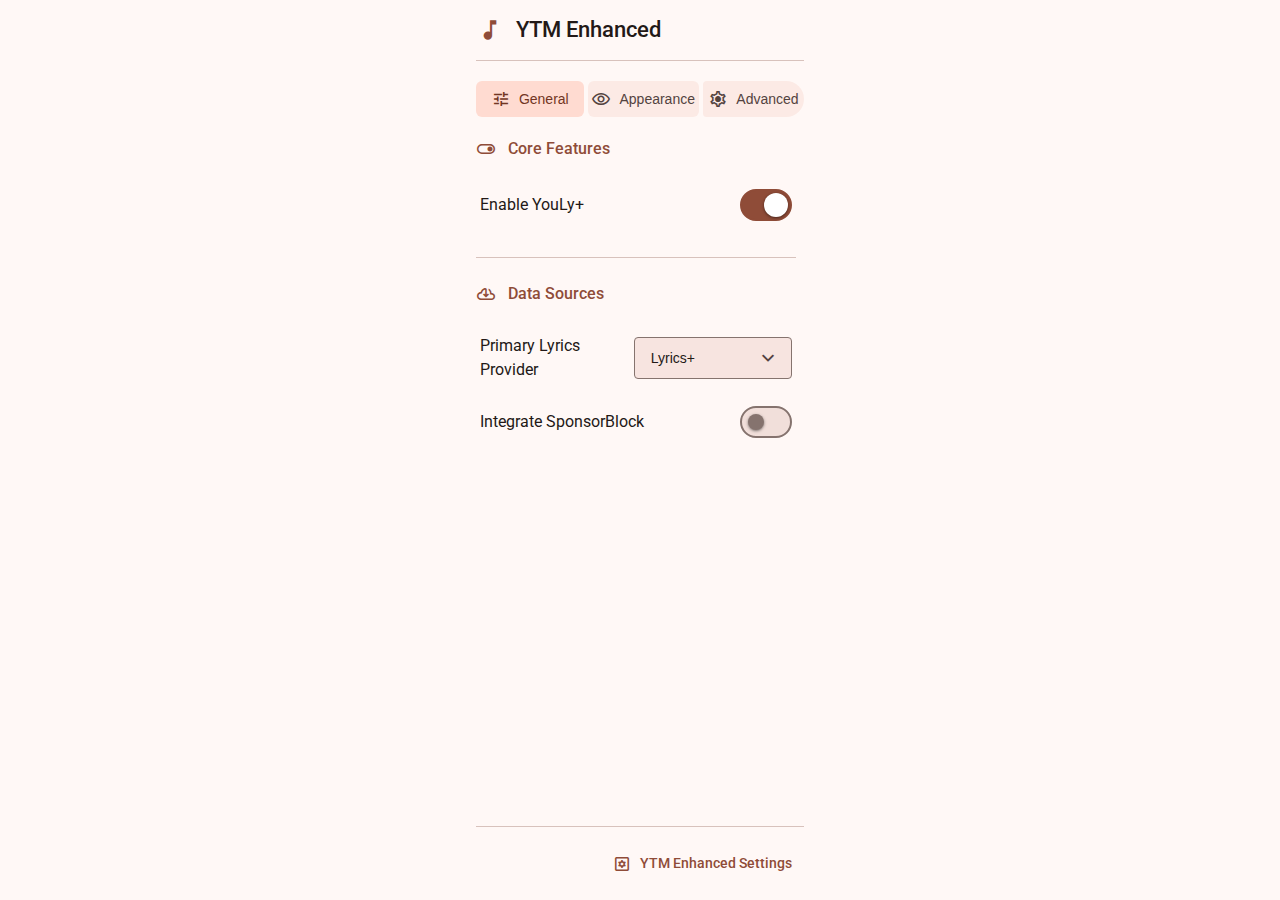
<file: merged-extension/src/popup/ui.html>
<!DOCTYPE html>
<html lang="en">
<head>
    <meta charset="UTF-8">
    <meta name="viewport" content="width=device-width, initial-scale=1.0">
    <title>YTM Enhanced</title>
    <link href="https://fonts.googleapis.com/css2?family=Roboto:wght@400;500;700&display=swap" rel="stylesheet">
    <link href="../lib/material3.css" rel="stylesheet" />
    <link rel="stylesheet" type="text/css" href="ui.css">
    <script src="../lib/polyfill.js" defer></script>
    <script src="../modules/lyrics/settings.js" defer></script>
</head>
<body>
    <div class="container">
        <header class="app-header">
            <span class="material-symbols-outlined header-icon">music_note</span>
            <h1>YTM Enhanced</h1>
        </header>

        <nav class="tabs">
            <button class="tab active" data-tab="general-tab">
                <span class="material-symbols-outlined tab-icon">tune</span>General
            </button>
            <button class="tab" data-tab="appearance-tab">
                <span class="material-symbols-outlined tab-icon">visibility</span>Appearance
            </button>
            <button class="tab" data-tab="advanced-tab">
                <span class="material-symbols-outlined tab-icon">settings</span>Advanced
            </button>
        </nav>

        <main>
            <!-- General Tab Content -->
            <div class="tab-content active" id="general-tab">
                <section class="settings-section">
                    <h2 class="section-title">
                        <span class="material-symbols-outlined section-icon">toggle_on</span>Core Features
                    </h2>
                    <div class="setting-item">
                        <label for="lyEnabled" class="setting-label">Enable YouLy+</label>
                        <div class="m3-switch" role="switch" aria-labelledby="lyEnabled">
                            <input type="checkbox" id="lyEnabled" class="m3-switch-input">
                            <span class="m3-switch-track"></span>
                            <span class="m3-switch-thumb-container"><span class="m3-switch-thumb"></span></span>
                        </div>
                    </div>
                </section>

                <section class="settings-section">
                    <h2 class="section-title">
                        <span class="material-symbols-outlined section-icon">cloud_download</span>Data Sources
                    </h2>
                    <div class="setting-item">
                        <label for="lyricsProvider" class="setting-label">Primary Lyrics Provider</label>
                        <div class="m3-select-wrapper">
                            <select id="lyricsProvider" class="m3-select">
                                <option value="kpoe">Lyrics+</option>
                                <option value="customKpoe">Custom KPoe Server</option>
                                <option value="lrclib">LRCLIB</option>
                            </select>
                            <span class="material-symbols-outlined select-arrow">expand_more</span>
                        </div>
                    </div>
                    <div class="setting-item">
                        <label for="sponsorblock" class="setting-label">Integrate SponsorBlock</label>
                        <div class="m3-switch" role="switch" aria-labelledby="sponsorblock">
                            <input type="checkbox" id="sponsorblock" class="m3-switch-input">
                            <span class="m3-switch-track"></span>
                            <span class="m3-switch-thumb-container"><span class="m3-switch-thumb"></span></span>
                        </div>
                    </div>
                </section>
            </div>

            <!-- Appearance Tab Content -->
            <div class="tab-content" id="appearance-tab">
                <section class="settings-section">
                    <h2 class="section-title">
                        <span class="material-symbols-outlined section-icon">palette</span>Display Settings
                    </h2>
                    <div class="setting-item">
                        <label for="blurInactive" class="setting-label">Blur Inactive Lyrics</label>
                        <div class="m3-switch" role="switch" aria-labelledby="blurInactive">
                            <input type="checkbox" id="blurInactive" class="m3-switch-input">
                            <span class="m3-switch-track"></span>
                            <span class="m3-switch-thumb-container"><span class="m3-switch-thumb"></span></span>
                        </div>
                    </div>
                    <div class="setting-item">
                        <label for="dynamicPlayer" class="setting-label">Dynamic Background</label>
                        <div class="m3-switch" role="switch" aria-labelledby="dynamicPlayer">
                            <input type="checkbox" id="dynamicPlayer" class="m3-switch-input">
                            <span class="m3-switch-track"></span>
                            <span class="m3-switch-thumb-container"><span class="m3-switch-thumb"></span></span>
                        </div>
                    </div>
                    <div class="setting-item">
                        <label for="lightweight" class="setting-label">Lightweight Mode</label>
                        <div class="m3-switch" role="switch" aria-labelledby="lightweight">
                            <input type="checkbox" id="lightweight" class="m3-switch-input">
                            <span class="m3-switch-track"></span>
                            <span class="m3-switch-thumb-container"><span class="m3-switch-thumb"></span></span>
                        </div>
                    </div>
                    <div class="setting-item">
                        <label for="wordByWord" class="setting-label">Word-by-Word Highlighting</label>
                        <div class="m3-switch" role="switch" aria-labelledby="wordByWord">
                            <input type="checkbox" id="wordByWord" class="m3-switch-input">
                            <span class="m3-switch-track"></span>
                            <span class="m3-switch-thumb-container"><span class="m3-switch-thumb"></span></span>
                        </div>
                    </div>
                </section>
            </div>

            <!-- Advanced Tab Content -->
            <div class="tab-content" id="advanced-tab">
                <section class="settings-section">
                    <h2 class="section-title">
                        <span class="material-symbols-outlined section-icon">database</span>Data Management
                    </h2>
                    <div class="cache-info">
                        <p>Storage Used: <span class="cache-size-value">0.00 MB</span></p>
                        <p>Cached Items: <span class="cache-count-value">0</span></p>
                    </div>
                    <div class="cache-controls">
                        <button class="m3-button m3-button-filled m3-button-error" id="clearCache">
                            <span class="material-symbols-outlined button-icon">delete</span>Clear Cache
                        </button>
                        <button class="m3-button m3-button-tonal" id="refreshCache">
                            <span class="material-symbols-outlined button-icon">sync</span>Refresh
                        </button>
                    </div>
                </section>
            </div>
        </main>

        <footer class="app-footer">
            <a href="../settings/index.html" target="_blank" class="m3-button m3-button-text">
                <span class="material-symbols-outlined button-icon">settings_applications</span>YTM Enhanced Settings
            </a>
        </footer>
    </div>

    <div class="m3-snackbar" id="statusSnackbar">
        <span class="snackbar-text"></span>
    </div>

    <script src="ui.js" defer></script>
</body>
</html>
</file>
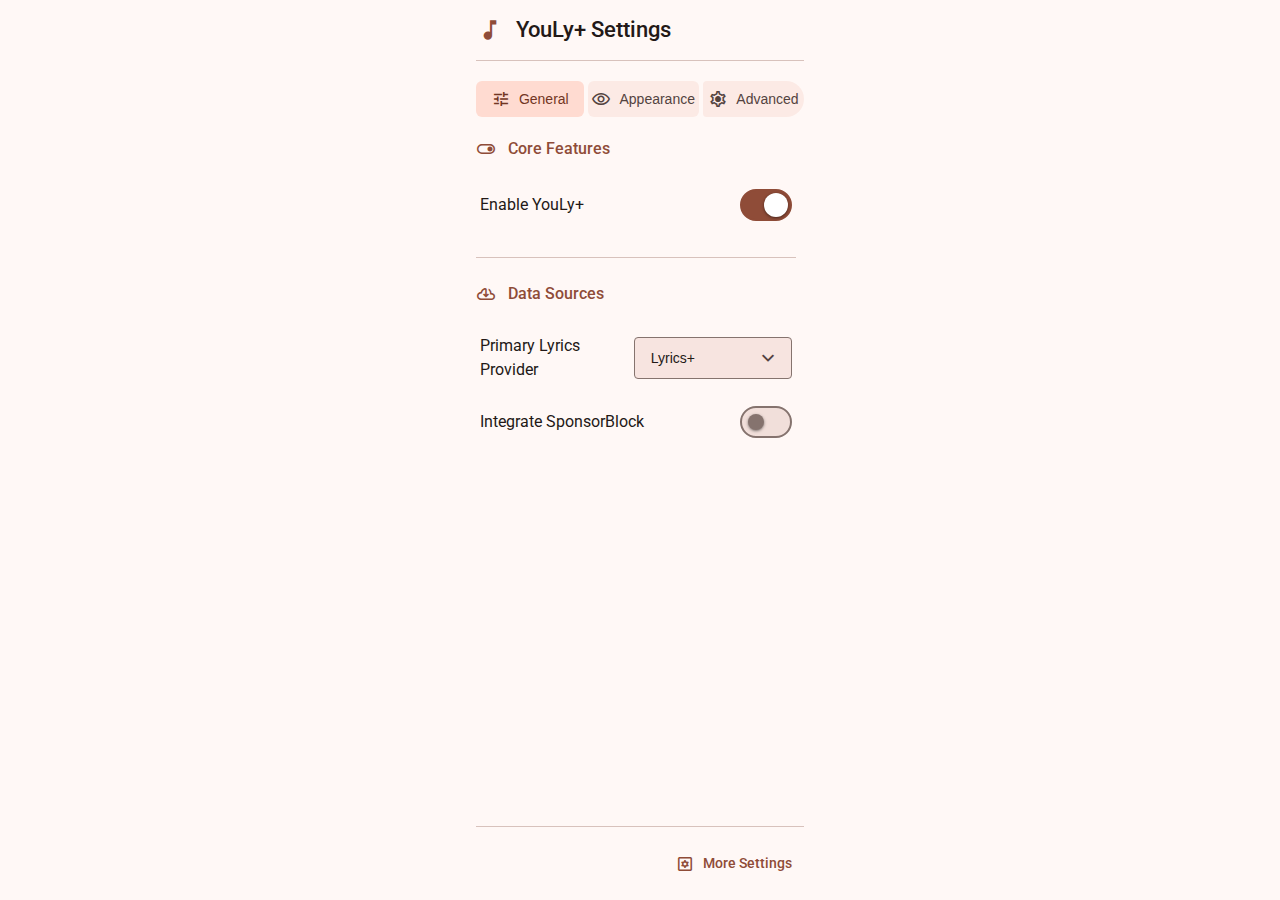
<file: youlyplus-v4.1.1-chrome-edge/src/popup/ui.html>
<!DOCTYPE html>
<html lang="en">
<head>
    <meta charset="UTF-8">
    <meta name="viewport" content="width=device-width, initial-scale=1.0">
    <title>YouLy+ Settings</title>
    <link href="https://fonts.googleapis.com/css2?family=Roboto:wght@400;500;700&display=swap" rel="stylesheet">
    <link href="../lib/material3.css" rel="stylesheet" />
    <link rel="stylesheet" type="text/css" href="ui.css">
    <script src="../lib/polyfill.js" defer></script>
    <script src="../modules/lyrics/settings.js" defer></script>
</head>
<body>
    <div class="container">
        <header class="app-header">
            <span class="material-symbols-outlined header-icon">music_note</span>
            <h1>YouLy+ Settings</h1>
        </header>

        <nav class="tabs">
            <button class="tab active" data-tab="general-tab">
                <span class="material-symbols-outlined tab-icon">tune</span>General
            </button>
            <button class="tab" data-tab="appearance-tab">
                <span class="material-symbols-outlined tab-icon">visibility</span>Appearance
            </button>
            <button class="tab" data-tab="advanced-tab">
                <span class="material-symbols-outlined tab-icon">settings</span>Advanced
            </button>
        </nav>

        <main>
            <!-- General Tab Content -->
            <div class="tab-content active" id="general-tab">
                <section class="settings-section">
                    <h2 class="section-title">
                        <span class="material-symbols-outlined section-icon">toggle_on</span>Core Features
                    </h2>
                    <div class="setting-item">
                        <label for="lyEnabled" class="setting-label">Enable YouLy+</label>
                        <div class="m3-switch" role="switch" aria-labelledby="lyEnabled">
                            <input type="checkbox" id="lyEnabled" class="m3-switch-input">
                            <span class="m3-switch-track"></span>
                            <span class="m3-switch-thumb-container"><span class="m3-switch-thumb"></span></span>
                        </div>
                    </div>
                </section>

                <section class="settings-section">
                    <h2 class="section-title">
                        <span class="material-symbols-outlined section-icon">cloud_download</span>Data Sources
                    </h2>
                    <div class="setting-item">
                        <label for="lyricsProvider" class="setting-label">Primary Lyrics Provider</label>
                        <div class="m3-select-wrapper">
                            <select id="lyricsProvider" class="m3-select">
                                <option value="kpoe">Lyrics+</option>
                                <option value="customKpoe">Custom KPoe Server</option>
                                <option value="lrclib">LRCLIB</option>
                            </select>
                            <span class="material-symbols-outlined select-arrow">expand_more</span>
                        </div>
                    </div>
                    <div class="setting-item">
                        <label for="sponsorblock" class="setting-label">Integrate SponsorBlock</label>
                        <div class="m3-switch" role="switch" aria-labelledby="sponsorblock">
                            <input type="checkbox" id="sponsorblock" class="m3-switch-input">
                            <span class="m3-switch-track"></span>
                            <span class="m3-switch-thumb-container"><span class="m3-switch-thumb"></span></span>
                        </div>
                    </div>
                </section>
            </div>

            <!-- Appearance Tab Content -->
            <div class="tab-content" id="appearance-tab">
                <section class="settings-section">
                    <h2 class="section-title">
                        <span class="material-symbols-outlined section-icon">palette</span>Display Settings
                    </h2>
                    <div class="setting-item">
                        <label for="lightweight" class="setting-label">Lightweight Mode</label>
                        <div class="m3-switch" role="switch" aria-labelledby="lightweight">
                            <input type="checkbox" id="lightweight" class="m3-switch-input">
                            <span class="m3-switch-track"></span>
                            <span class="m3-switch-thumb-container"><span class="m3-switch-thumb"></span></span>
                        </div>
                    </div>
                    <div class="setting-item">
                        <label for="wordByWord" class="setting-label">Word-by-Word Highlighting</label>
                        <div class="m3-switch" role="switch" aria-labelledby="wordByWord">
                            <input type="checkbox" id="wordByWord" class="m3-switch-input">
                            <span class="m3-switch-track"></span>
                            <span class="m3-switch-thumb-container"><span class="m3-switch-thumb"></span></span>
                        </div>
                    </div>
                </section>
            </div>

            <!-- Advanced Tab Content -->
            <div class="tab-content" id="advanced-tab">
                <section class="settings-section">
                    <h2 class="section-title">
                        <span class="material-symbols-outlined section-icon">database</span>Data Management
                    </h2>
                    <div class="cache-info">
                        <p>Storage Used: <span class="cache-size-value">0.00 MB</span></p>
                        <p>Cached Items: <span class="cache-count-value">0</span></p>
                    </div>
                    <div class="cache-controls">
                        <button class="m3-button m3-button-filled m3-button-error" id="clearCache">
                            <span class="material-symbols-outlined button-icon">delete</span>Clear Cache
                        </button>
                        <button class="m3-button m3-button-tonal" id="refreshCache">
                            <span class="material-symbols-outlined button-icon">sync</span>Refresh
                        </button>
                    </div>
                </section>
            </div>
        </main>

        <footer class="app-footer">
            <a href="../settings/index.html" target="_blank" class="m3-button m3-button-text">
                <span class="material-symbols-outlined button-icon">settings_applications</span>More Settings
            </a>
        </footer>
    </div>

    <div class="m3-snackbar" id="statusSnackbar">
        <span class="snackbar-text"></span>
    </div>

    <script src="ui.js" defer></script>
</body>
</html>
</file>
<file: merged-extension/src/lib/material3.css>
/* fallback */
@font-face {
  font-family: 'Material Symbols Outlined';
  font-style: normal;
  font-weight: 400;
  src: url(material-symbol.woff2) format('woff2');
}

.material-symbols-outlined {
  font-family: 'Material Symbols Outlined';
  font-weight: normal;
  font-style: normal;
  font-size: 24px;
  line-height: 1;
  letter-spacing: normal;
  text-transform: none;
  display: inline-block;
  white-space: nowrap;
  word-wrap: normal;
  direction: ltr;
  -webkit-font-feature-settings: 'liga';
  -webkit-font-smoothing: antialiased;
}
</file>
<file: merged-extension/src/popup/ui.css>
/* --- Material Design 3 Dark Theme Tokens --- */
:root {
    --md-sys-color-primary: rgb(255 181 160);
    --md-sys-color-surface-tint: rgb(255 181 160);
    --md-sys-color-on-primary: rgb(86 31 15);
    --md-sys-color-primary-container: rgb(114 53 35);
    --md-sys-color-on-primary-container: rgb(255 219 209);
    --md-sys-color-secondary: rgb(231 189 178);
    --md-sys-color-on-secondary: rgb(68 42 34);
    --md-sys-color-secondary-container: rgb(93 64 55);
    --md-sys-color-on-secondary-container: rgb(255 219 209);
    --md-sys-color-tertiary: rgb(216 197 141);
    --md-sys-color-on-tertiary: rgb(59 47 5);
    --md-sys-color-tertiary-container: rgb(83 70 25);
    --md-sys-color-on-tertiary-container: rgb(245 225 167);
    --md-sys-color-error: rgb(255 180 171);
    --md-sys-color-on-error: rgb(105 0 5);
    --md-sys-color-error-container: rgb(147 0 10);
    --md-sys-color-on-error-container: rgb(255 218 214);
    --md-sys-color-background: rgb(26 17 15);
    --md-sys-color-on-background: rgb(241 223 218);
    --md-sys-color-surface: rgb(26 17 15);
    --md-sys-color-on-surface: rgb(241 223 218);
    --md-sys-color-surface-variant: rgb(83 67 63);
    --md-sys-color-on-surface-variant: rgb(216 194 188);
    --md-sys-color-outline: rgb(160 140 135);
    --md-sys-color-outline-variant: rgb(83 67 63);
    --md-sys-color-shadow: rgb(0 0 0);
    --md-sys-color-scrim: rgb(0 0 0);
    --md-sys-color-inverse-surface: rgb(241 223 218);
    --md-sys-color-inverse-on-surface: rgb(57 46 43);
    --md-sys-color-inverse-primary: rgb(143 76 56);
    --md-sys-color-primary-fixed: rgb(255 219 209);
    --md-sys-color-on-primary-fixed: rgb(58 11 1);
    --md-sys-color-primary-fixed-dim: rgb(255 181 160);
    --md-sys-color-on-primary-fixed-variant: rgb(114 53 35);
    --md-sys-color-secondary-fixed: rgb(255 219 209);
    --md-sys-color-on-secondary-fixed: rgb(44 21 15);
    --md-sys-color-secondary-fixed-dim: rgb(231 189 178);
    --md-sys-color-on-secondary-fixed-variant: rgb(93 64 55);
    --md-sys-color-tertiary-fixed: rgb(245 225 167);
    --md-sys-color-on-tertiary-fixed: rgb(35 27 0);
    --md-sys-color-tertiary-fixed-dim: rgb(216 197 141);
    --md-sys-color-on-tertiary-fixed-variant: rgb(83 70 25);
    --md-sys-color-surface-dim: rgb(26 17 15);
    --md-sys-color-surface-bright: rgb(66 55 52);
    --md-sys-color-surface-container-lowest: rgb(20 12 10);
    --md-sys-color-surface-container-low: rgb(35 25 23);
    --md-sys-color-surface-container: rgb(39 29 27);
    --md-sys-color-surface-container-high: rgb(50 40 37);
    --md-sys-color-surface-container-highest: rgb(61 50 47);

    --md-ref-typeface-brand: 'Roboto', 'Segoe UI', system-ui, sans-serif;
    --md-ref-typeface-plain: 'Roboto', 'Segoe UI', system-ui, sans-serif;

    --md-sys-elevation-level-0: none;
    --md-sys-elevation-level-1: 0px 1px 3px 1px rgba(0, 0, 0, 0.15), 0px 1px 2px 0px rgba(0, 0, 0, 0.30);
    --md-sys-elevation-level-2: 0px 2px 6px 2px rgba(0, 0, 0, 0.15), 0px 1px 2px 0px rgba(0, 0, 0, 0.30);
    --md-sys-elevation-level-3: 0px 1px 3px 0px rgba(0, 0, 0, 0.30), 0px 4px 8px 3px rgba(0, 0, 0, 0.15);

    --border-radius-small: 4px;
    --border-radius-medium: 6px;
    --border-radius-large: 12px;
    --border-radius-extra-large: 16px;
    --border-radius-full: 28px;

    --animation-duration-short: 150ms;
    --animation-duration-medium: 250ms;
    --animation-easing-standard: cubic-bezier(0.4, 0.0, 0.2, 1);
    --animation-easing-emphasized: cubic-bezier(0.2, 0.0, 0.0, 1.0);

    /* State layer opacities */
    --state-layer-hover: 0.08;
    --state-layer-focus: 0.12;
    --state-layer-pressed: 0.12;
}

@media (prefers-color-scheme: light) {
    :root {
        --md-sys-color-primary: rgb(143 76 56);
        --md-sys-color-surface-tint: rgb(143 76 56);
        --md-sys-color-on-primary: rgb(255 255 255);
        --md-sys-color-primary-container: rgb(255 219 209);
        --md-sys-color-on-primary-container: rgb(114 53 35);
        --md-sys-color-secondary: rgb(119 87 78);
        --md-sys-color-on-secondary: rgb(255 255 255);
        --md-sys-color-secondary-container: rgb(255 219 209);
        --md-sys-color-on-secondary-container: rgb(93 64 55);
        --md-sys-color-tertiary: rgb(108 93 47);
        --md-sys-color-on-tertiary: rgb(255 255 255);
        --md-sys-color-tertiary-container: rgb(245 225 167);
        --md-sys-color-on-tertiary-container: rgb(83 70 25);
        --md-sys-color-error: rgb(186 26 26);
        --md-sys-color-on-error: rgb(255 255 255);
        --md-sys-color-error-container: rgb(255 218 214);
        --md-sys-color-on-error-container: rgb(147 0 10);
        --md-sys-color-background: rgb(255 248 246);
        --md-sys-color-on-background: rgb(35 25 23);
        --md-sys-color-surface: rgb(255 248 246);
        --md-sys-color-on-surface: rgb(35 25 23);
        --md-sys-color-surface-variant: rgb(245 222 216);
        --md-sys-color-on-surface-variant: rgb(83 67 63);
        --md-sys-color-outline: rgb(133 115 110);
        --md-sys-color-outline-variant: rgb(216 194 188);
        --md-sys-color-shadow: rgb(0 0 0);
        --md-sys-color-scrim: rgb(0 0 0);
        --md-sys-color-inverse-surface: rgb(57 46 43);
        --md-sys-color-inverse-on-surface: rgb(255 237 232);
        --md-sys-color-inverse-primary: rgb(255 181 160);
        --md-sys-color-primary-fixed: rgb(255 219 209);
        --md-sys-color-on-primary-fixed: rgb(58 11 1);
        --md-sys-color-primary-fixed-dim: rgb(255 181 160);
        --md-sys-color-on-primary-fixed-variant: rgb(114 53 35);
        --md-sys-color-secondary-fixed: rgb(255 219 209);
        --md-sys-color-on-secondary-fixed: rgb(44 21 15);
        --md-sys-color-secondary-fixed-dim: rgb(231 189 178);
        --md-sys-color-on-secondary-fixed-variant: rgb(93 64 55);
        --md-sys-color-tertiary-fixed: rgb(245 225 167);
        --md-sys-color-on-tertiary-fixed: rgb(35 27 0);
        --md-sys-color-tertiary-fixed-dim: rgb(216 197 141);
        --md-sys-color-on-tertiary-fixed-variant: rgb(83 70 25);
        --md-sys-color-surface-dim: rgb(232 214 210);
        --md-sys-color-surface-bright: rgb(255 248 246);
        --md-sys-color-surface-container-lowest: rgb(255 255 255);
        --md-sys-color-surface-container-low: rgb(255 241 237);
        --md-sys-color-surface-container: rgb(252 234 229);
        --md-sys-color-surface-container-high: rgb(247 228 224);
        --md-sys-color-surface-container-highest: rgb(241 223 218);
    }
}

/* --- Base Styles --- */
*,
*::before,
*::after {
    box-sizing: border-box;
    margin: 0;
    padding: 0;
}

html {
    font-size: 16px;
}

body {
    width: 360px;
    min-height: 450px;
    margin: 0 auto;
    background-color: var(--md-sys-color-surface);
    color: var(--md-sys-color-on-surface);
    font-family: var(--md-ref-typeface-plain);
    line-height: 1.5;
    overflow-x: hidden;
}

.container {
    padding: 0 16px 16px 16px;
    display: flex;
    flex-direction: column;
    gap: 20px;
    height: 100vh;
    max-height: inherit;
}

/* --- Custom Scrollbar --- */
* {
    scrollbar-width: thin;
    scrollbar-color: var(--md-sys-color-primary) var(--md-sys-color-surface-container);
}

*::-webkit-scrollbar {
    width: 8px;
    height: 8px;
}

*::-webkit-scrollbar-track {
    background: var(--md-sys-color-surface-container);
}

*::-webkit-scrollbar-thumb {
    background-color: var(--md-sys-color-outline);
    border-radius: var(--border-radius-full);
}

*::-webkit-scrollbar-thumb:hover {
    background-color: var(--md-sys-color-primary);
}

/* --- Typography & Icons --- */
h1 {
    font-size: 1.375rem;
    font-weight: 500;
    color: var(--md-sys-color-on-surface);
    line-height: 1.2;
}

.section-title {
    font-size: 1rem;
    font-weight: 500;
    color: var(--md-sys-color-primary);
    margin-bottom: 16px;
    display: flex;
    align-items: center;
    gap: 12px;
}

.material-symbols-outlined {
    font-variation-settings: 'FILL' 0, 'wght' 400, 'GRAD' 0, 'opsz' 20;
    vertical-align: middle;
    line-height: 1;
}

.section-icon,
.tab-icon,
.button-icon,
.header-icon,
.select-arrow {
    font-size: 1.25rem;
}

.header-icon {
    font-size: 1.75rem;
    color: var(--md-sys-color-primary);
}

/* --- Header --- */
.app-header {
    display: flex;
    align-items: center;
    gap: 12px;
    padding: 16px 0;
    border-bottom: 1px solid var(--md-sys-color-outline-variant);
}

/* --- Tabs (Segmented Buttons) --- */
.tabs {
    display: flex;
    gap: 4px;
}

.tab {
    flex: 0 1 auto;
    padding: 8px 16px;
    font-size: 0.875rem;
    font-weight: 500;
    color: var(--md-sys-color-on-surface-variant);
    background-color: var(--md-sys-color-surface-container);
    border: none;
    border-radius: var(--border-radius-medium);
    cursor: pointer;
    text-align: center;
    display: flex;
    align-items: center;
    justify-content: center;
    gap: 8px;
    position: relative;
    overflow: hidden;
    transition: color 250ms var(--animation-easing-standard),
        border-radius 250ms var(--animation-easing-standard),
        background-color 250ms var(--animation-easing-standard),
        padding 350ms cubic-bezier(0.34, 1.56, 0.64, 1);
}

.tab:first-child:not(.active) {
    border-radius: var(--border-radius-full) var(--border-radius-medium) var(--border-radius-medium) var(--border-radius-full);
}

.tab:last-child:not(.active) {
    border-radius: var(--border-radius-medium) var(--border-radius-full) var(--border-radius-full) var(--border-radius-medium);
}

.tab:not(.active)::before {
    content: '';
    position: absolute;
    inset: 0;
    background-color: var(--md-sys-color-primary);
    opacity: 0;
    transition: opacity var(--animation-duration-short) var(--animation-easing-standard);
    pointer-events: none;
    border-radius: inherit;
}

.tab:not(.active):hover::before {
    opacity: var(--state-layer-hover);
}

.tab:not(.active):hover {
    color: var(--md-sys-color-primary);
}

.tab:focus-visible {
    outline: 2px solid var(--md-sys-color-primary);
    outline-offset: 2px;
}

.tab.active {
    background-color: var(--md-sys-color-primary-container);
    color: var(--md-sys-color-on-primary-container);
    padding: 8px 24px;
    border-radius: var(--border-radius-medium);
}

/* --- Tab Content --- */
main {
    flex-grow: 1;
    overflow-y: auto;
    padding-right: 8px;
}

.tab-content {
    display: none;
    flex-direction: column;
    gap: 24px;
}

.tab-content.active {
    display: flex;
}

/* --- Settings Section & Items --- */
.settings-section {
    border-bottom: 1px solid var(--md-sys-color-outline-variant);
    padding-bottom: 24px;
}

.settings-section:last-of-type {
    border-bottom: none;
    padding-bottom: 0;
}

.setting-item {
    display: flex;
    justify-content: space-between;
    align-items: center;
    padding: 12px 4px;
    min-height: 56px;
}

.setting-item+.setting-item {
    border-top: none;
}

.setting-label {
    font-size: 1rem;
    color: var(--md-sys-color-on-surface);
    flex-grow: 1;
    padding-right: 16px;
    cursor: pointer;
}

/* --- M3 Switch --- */
.m3-switch {
    position: relative;
    display: inline-flex;
    align-items: center;
    justify-content: center;
    width: 52px;
    height: 32px;
    cursor: pointer;
    flex-shrink: 0;
    border-radius: var(--border-radius-full);
    outline-offset: 2px;
}

.m3-switch:focus-visible {
    outline: 2px solid var(--md-sys-color-primary);
}

.m3-switch-input {
    opacity: 0;
    width: 0;
    height: 0;
    position: absolute;
}

.m3-switch-track {
    width: 100%;
    height: 100%;
    background-color: var(--md-sys-color-surface-container-highest);
    border: 2px solid var(--md-sys-color-outline);
    border-radius: var(--border-radius-full);
    transition: background-color var(--animation-duration-short) var(--animation-easing-standard),
        border-color var(--animation-duration-short) var(--animation-easing-standard);
}

.m3-switch-thumb-container {
    position: absolute;
    display: flex;
    align-items: center;
    justify-content: center;
    width: 24px;
    height: 24px;
    left: 4px;
    transform: translateX(0);
    transition: transform var(--animation-duration-medium) var(--animation-easing-emphasized);
}

.m3-switch-thumb {
    width: 16px;
    height: 16px;
    background-color: var(--md-sys-color-outline);
    border-radius: 50%;
    box-shadow: var(--md-sys-elevation-level-1);
    transition: background-color var(--animation-duration-short) var(--animation-easing-standard),
        width var(--animation-duration-medium) var(--animation-easing-emphasized),
        height var(--animation-duration-medium) var(--animation-easing-emphasized);
}

.m3-switch:hover .m3-switch-thumb {
    width: 20px;
    height: 20px;
}

.m3-switch:hover .m3-switch-input:checked+.m3-switch-track+.m3-switch-thumb-container .m3-switch-thumb {
    width: 28px;
    height: 28px;
}

.m3-switch-input:checked+.m3-switch-track {
    background-color: var(--md-sys-color-primary);
    border-color: var(--md-sys-color-primary);
}

.m3-switch-input:checked+.m3-switch-track+.m3-switch-thumb-container {
    transform: translateX(20px);
}

.m3-switch-input:checked+.m3-switch-track+.m3-switch-thumb-container .m3-switch-thumb {
    background-color: var(--md-sys-color-on-primary);
    width: 24px;
    height: 24px;
}

/* --- M3 Select --- */
.m3-select-wrapper {
    position: relative;
    display: inline-block;
    min-width: 150px;
}

.m3-select {
    width: 100%;
    padding: 12px 36px 12px 16px;
    font-size: 0.875rem;
    color: var(--md-sys-color-on-surface);
    background-color: var(--md-sys-color-surface-container-high);
    border: 1px solid var(--md-sys-color-outline);
    border-radius: var(--border-radius-small);
    appearance: none;
    -webkit-appearance: none;
    -moz-appearance: none;
    cursor: pointer;
    transition: border-color var(--animation-duration-short) var(--animation-easing-standard);
}

.m3-select:hover {
    border-color: var(--md-sys-color-on-surface);
}

.m3-select:focus {
    outline: 2px solid var(--md-sys-color-primary);
    outline-offset: 0px;
    border-color: var(--md-sys-color-primary);
}

.m3-select option {
    background-color: var(--md-sys-color-surface-container-highest);
    color: var(--md-sys-color-on-surface);
}

.select-arrow {
    position: absolute;
    top: 50%;
    right: 12px;
    transform: translateY(-50%);
    color: var(--md-sys-color-on-surface-variant);
    pointer-events: none;
    font-size: 1.5rem;
}

/* --- Buttons --- */
.m3-button {
    display: inline-flex;
    align-items: center;
    justify-content: center;
    gap: 8px;
    padding: 10px 24px;
    font-size: 0.875rem;
    font-weight: 500;
    border-radius: var(--border-radius-full);
    border: none;
    cursor: pointer;
    text-decoration: none;
    text-align: center;
    transition: background-color var(--animation-duration-short) var(--animation-easing-standard),
        box-shadow var(--animation-duration-short) var(--animation-easing-standard),
        border-color var(--animation-duration-short) var(--animation-easing-standard),
        color var(--animation-duration-short) var(--animation-easing-standard);
    position: relative;
    overflow: hidden;
    min-height: 40px;
}

.m3-button::before {
    content: '';
    position: absolute;
    inset: 0;
    background-color: currentColor;
    opacity: 0;
    transition: opacity var(--animation-duration-short) var(--animation-easing-standard);
    pointer-events: none;
    border-radius: inherit;
}

.m3-button:hover::before {
    opacity: var(--state-layer-hover);
}

.m3-button:focus-visible {
    outline: 2px solid var(--md-sys-color-primary);
    outline-offset: 2px;
}

.m3-button:active::before {
    opacity: var(--state-layer-pressed);
}

.m3-button:disabled {
    opacity: 0.38;
    cursor: default;
    box-shadow: none;
}

.m3-button:disabled::before {
    display: none;
}

/* Filled Button */
.m3-button-filled {
    background-color: var(--md-sys-color-primary);
    color: var(--md-sys-color-on-primary);
    box-shadow: var(--md-sys-elevation-level-0);
}

.m3-button-filled:hover {
    box-shadow: var(--md-sys-elevation-level-1);
}

.m3-button-filled:active {
    box-shadow: var(--md-sys-elevation-level-0);
}

.m3-button-filled::before {
    background-color: var(--md-sys-color-on-primary);
}

/* Error Filled Button */
.m3-button-error {
    background-color: var(--md-sys-color-error);
    color: var(--md-sys-color-on-error);
}

.m3-button-error:hover {
    box-shadow: var(--md-sys-elevation-level-1);
}

.m3-button-error:active {
    box-shadow: var(--md-sys-elevation-level-0);
}

.m3-button-error::before {
    background-color: var(--md-sys-color-on-error);
}

.m3-button-error:focus-visible {
    outline-color: var(--md-sys-color-error);
}

/* Tonal Button */
.m3-button-tonal {
    background-color: var(--md-sys-color-secondary-container);
    color: var(--md-sys-color-on-secondary-container);
}

.m3-button-tonal::before {
    background-color: var(--md-sys-color-on-secondary-container);
}

.m3-button-tonal:focus-visible {
    outline-color: var(--md-sys-color-secondary);
}

/* Text Button */
.m3-button-text {
    background-color: transparent;
    color: var(--md-sys-color-primary);
    padding: 10px 12px;
}

.m3-button-text:hover {
    background-color: rgba(var(--md-sys-color-primary-rgb), var(--state-layer-hover));
}

.m3-button-text::before {
    background-color: var(--md-sys-color-primary);
}

/* --- Cache Info & Controls --- */
.cache-info {
    padding: 16px;
    margin-bottom: 16px;
    font-size: 0.875rem;
    color: var(--md-sys-color-on-surface-variant);
    background-color: var(--md-sys-color-surface-container-low);
    border: 1px solid var(--md-sys-color-outline-variant);
    border-radius: var(--border-radius-large);
}

.cache-info p {
    margin-bottom: 8px;
}

.cache-info p:last-child {
    margin-bottom: 0;
}

.cache-size-value,
.cache-count-value {
    color: var(--md-sys-color-on-surface);
    font-weight: 500;
}

.cache-controls {
    display: flex;
    gap: 12px;
    justify-content: flex-start;
}

/* --- Footer --- */
.app-footer {
    margin-top: auto;
    padding-top: 16px;
    border-top: 1px solid var(--md-sys-color-outline-variant);
    display: flex;
    justify-content: flex-end;
}

/* --- Snackbar --- */
.m3-snackbar {
    position: fixed;
    bottom: 16px;
    left: 50%;
    transform: translate(-50%, calc(100% + 16px));
    min-width: 288px;
    max-width: 344px;
    padding: 14px 16px;
    background-color: var(--md-sys-color-inverse-surface);
    color: var(--md-sys-color-inverse-on-surface);
    border-radius: var(--border-radius-small);
    box-shadow: var(--md-sys-elevation-level-3);
    font-size: 0.875rem;
    transition: transform var(--animation-duration-medium) var(--animation-easing-standard),
        opacity var(--animation-duration-medium) var(--animation-easing-standard);
    opacity: 0;
    z-index: 1000;
    display: flex;
    justify-content: space-between;
    align-items: center;
}

.m3-snackbar.show {
    transform: translate(-50%, 0);
    opacity: 1;
}

.snackbar-text {
    flex-grow: 1;
}

.ripple {
    position: absolute;
    border-radius: 50%;
    transform: scale(0);
    animation: ripple-animation 600ms linear;
    background-color: var(--md-sys-color-on-primary);
    opacity: 0.3;
    pointer-events: none;
}

@keyframes ripple-animation {
    to {
        transform: scale(4);
        opacity: 0;
    }
}
</file>
<file: youlyplus-v4.1.1-chrome-edge/src/lib/material3.css>
/* fallback */
@font-face {
  font-family: 'Material Symbols Outlined';
  font-style: normal;
  font-weight: 400;
  src: url(material-symbol.woff2) format('woff2');
}

.material-symbols-outlined {
  font-family: 'Material Symbols Outlined';
  font-weight: normal;
  font-style: normal;
  font-size: 24px;
  line-height: 1;
  letter-spacing: normal;
  text-transform: none;
  display: inline-block;
  white-space: nowrap;
  word-wrap: normal;
  direction: ltr;
  -webkit-font-feature-settings: 'liga';
  -webkit-font-smoothing: antialiased;
}
</file>
<file: youlyplus-v4.1.1-chrome-edge/src/popup/ui.css>
/* --- Material Design 3 Dark Theme Tokens --- */
:root {
    --md-sys-color-primary: rgb(255 181 160);
    --md-sys-color-surface-tint: rgb(255 181 160);
    --md-sys-color-on-primary: rgb(86 31 15);
    --md-sys-color-primary-container: rgb(114 53 35);
    --md-sys-color-on-primary-container: rgb(255 219 209);
    --md-sys-color-secondary: rgb(231 189 178);
    --md-sys-color-on-secondary: rgb(68 42 34);
    --md-sys-color-secondary-container: rgb(93 64 55);
    --md-sys-color-on-secondary-container: rgb(255 219 209);
    --md-sys-color-tertiary: rgb(216 197 141);
    --md-sys-color-on-tertiary: rgb(59 47 5);
    --md-sys-color-tertiary-container: rgb(83 70 25);
    --md-sys-color-on-tertiary-container: rgb(245 225 167);
    --md-sys-color-error: rgb(255 180 171);
    --md-sys-color-on-error: rgb(105 0 5);
    --md-sys-color-error-container: rgb(147 0 10);
    --md-sys-color-on-error-container: rgb(255 218 214);
    --md-sys-color-background: rgb(26 17 15);
    --md-sys-color-on-background: rgb(241 223 218);
    --md-sys-color-surface: rgb(26 17 15);
    --md-sys-color-on-surface: rgb(241 223 218);
    --md-sys-color-surface-variant: rgb(83 67 63);
    --md-sys-color-on-surface-variant: rgb(216 194 188);
    --md-sys-color-outline: rgb(160 140 135);
    --md-sys-color-outline-variant: rgb(83 67 63);
    --md-sys-color-shadow: rgb(0 0 0);
    --md-sys-color-scrim: rgb(0 0 0);
    --md-sys-color-inverse-surface: rgb(241 223 218);
    --md-sys-color-inverse-on-surface: rgb(57 46 43);
    --md-sys-color-inverse-primary: rgb(143 76 56);
    --md-sys-color-primary-fixed: rgb(255 219 209);
    --md-sys-color-on-primary-fixed: rgb(58 11 1);
    --md-sys-color-primary-fixed-dim: rgb(255 181 160);
    --md-sys-color-on-primary-fixed-variant: rgb(114 53 35);
    --md-sys-color-secondary-fixed: rgb(255 219 209);
    --md-sys-color-on-secondary-fixed: rgb(44 21 15);
    --md-sys-color-secondary-fixed-dim: rgb(231 189 178);
    --md-sys-color-on-secondary-fixed-variant: rgb(93 64 55);
    --md-sys-color-tertiary-fixed: rgb(245 225 167);
    --md-sys-color-on-tertiary-fixed: rgb(35 27 0);
    --md-sys-color-tertiary-fixed-dim: rgb(216 197 141);
    --md-sys-color-on-tertiary-fixed-variant: rgb(83 70 25);
    --md-sys-color-surface-dim: rgb(26 17 15);
    --md-sys-color-surface-bright: rgb(66 55 52);
    --md-sys-color-surface-container-lowest: rgb(20 12 10);
    --md-sys-color-surface-container-low: rgb(35 25 23);
    --md-sys-color-surface-container: rgb(39 29 27);
    --md-sys-color-surface-container-high: rgb(50 40 37);
    --md-sys-color-surface-container-highest: rgb(61 50 47);

    --md-ref-typeface-brand: 'Roboto', 'Segoe UI', system-ui, sans-serif;
    --md-ref-typeface-plain: 'Roboto', 'Segoe UI', system-ui, sans-serif;

    --md-sys-elevation-level-0: none;
    --md-sys-elevation-level-1: 0px 1px 3px 1px rgba(0, 0, 0, 0.15), 0px 1px 2px 0px rgba(0, 0, 0, 0.30);
    --md-sys-elevation-level-2: 0px 2px 6px 2px rgba(0, 0, 0, 0.15), 0px 1px 2px 0px rgba(0, 0, 0, 0.30);
    --md-sys-elevation-level-3: 0px 1px 3px 0px rgba(0, 0, 0, 0.30), 0px 4px 8px 3px rgba(0, 0, 0, 0.15);

    --border-radius-small: 4px;
    --border-radius-medium: 6px;
    --border-radius-large: 12px;
    --border-radius-extra-large: 16px;
    --border-radius-full: 28px;

    --animation-duration-short: 150ms;
    --animation-duration-medium: 250ms;
    --animation-easing-standard: cubic-bezier(0.4, 0.0, 0.2, 1);
    --animation-easing-emphasized: cubic-bezier(0.2, 0.0, 0.0, 1.0);

    /* State layer opacities */
    --state-layer-hover: 0.08;
    --state-layer-focus: 0.12;
    --state-layer-pressed: 0.12;
}

@media (prefers-color-scheme: light) {
    :root {
        --md-sys-color-primary: rgb(143 76 56);
        --md-sys-color-surface-tint: rgb(143 76 56);
        --md-sys-color-on-primary: rgb(255 255 255);
        --md-sys-color-primary-container: rgb(255 219 209);
        --md-sys-color-on-primary-container: rgb(114 53 35);
        --md-sys-color-secondary: rgb(119 87 78);
        --md-sys-color-on-secondary: rgb(255 255 255);
        --md-sys-color-secondary-container: rgb(255 219 209);
        --md-sys-color-on-secondary-container: rgb(93 64 55);
        --md-sys-color-tertiary: rgb(108 93 47);
        --md-sys-color-on-tertiary: rgb(255 255 255);
        --md-sys-color-tertiary-container: rgb(245 225 167);
        --md-sys-color-on-tertiary-container: rgb(83 70 25);
        --md-sys-color-error: rgb(186 26 26);
        --md-sys-color-on-error: rgb(255 255 255);
        --md-sys-color-error-container: rgb(255 218 214);
        --md-sys-color-on-error-container: rgb(147 0 10);
        --md-sys-color-background: rgb(255 248 246);
        --md-sys-color-on-background: rgb(35 25 23);
        --md-sys-color-surface: rgb(255 248 246);
        --md-sys-color-on-surface: rgb(35 25 23);
        --md-sys-color-surface-variant: rgb(245 222 216);
        --md-sys-color-on-surface-variant: rgb(83 67 63);
        --md-sys-color-outline: rgb(133 115 110);
        --md-sys-color-outline-variant: rgb(216 194 188);
        --md-sys-color-shadow: rgb(0 0 0);
        --md-sys-color-scrim: rgb(0 0 0);
        --md-sys-color-inverse-surface: rgb(57 46 43);
        --md-sys-color-inverse-on-surface: rgb(255 237 232);
        --md-sys-color-inverse-primary: rgb(255 181 160);
        --md-sys-color-primary-fixed: rgb(255 219 209);
        --md-sys-color-on-primary-fixed: rgb(58 11 1);
        --md-sys-color-primary-fixed-dim: rgb(255 181 160);
        --md-sys-color-on-primary-fixed-variant: rgb(114 53 35);
        --md-sys-color-secondary-fixed: rgb(255 219 209);
        --md-sys-color-on-secondary-fixed: rgb(44 21 15);
        --md-sys-color-secondary-fixed-dim: rgb(231 189 178);
        --md-sys-color-on-secondary-fixed-variant: rgb(93 64 55);
        --md-sys-color-tertiary-fixed: rgb(245 225 167);
        --md-sys-color-on-tertiary-fixed: rgb(35 27 0);
        --md-sys-color-tertiary-fixed-dim: rgb(216 197 141);
        --md-sys-color-on-tertiary-fixed-variant: rgb(83 70 25);
        --md-sys-color-surface-dim: rgb(232 214 210);
        --md-sys-color-surface-bright: rgb(255 248 246);
        --md-sys-color-surface-container-lowest: rgb(255 255 255);
        --md-sys-color-surface-container-low: rgb(255 241 237);
        --md-sys-color-surface-container: rgb(252 234 229);
        --md-sys-color-surface-container-high: rgb(247 228 224);
        --md-sys-color-surface-container-highest: rgb(241 223 218);
    }
}

/* --- Base Styles --- */
*,
*::before,
*::after {
    box-sizing: border-box;
    margin: 0;
    padding: 0;
}

html {
    font-size: 16px;
}

body {
    width: 360px;
    min-height: 450px;
    margin: 0 auto;
    background-color: var(--md-sys-color-surface);
    color: var(--md-sys-color-on-surface);
    font-family: var(--md-ref-typeface-plain);
    line-height: 1.5;
    overflow-x: hidden;
}

.container {
    padding: 0 16px 16px 16px;
    display: flex;
    flex-direction: column;
    gap: 20px;
    height: 100vh;
    max-height: inherit;
}

/* --- Custom Scrollbar --- */
* {
    scrollbar-width: thin;
    scrollbar-color: var(--md-sys-color-primary) var(--md-sys-color-surface-container);
}

*::-webkit-scrollbar {
    width: 8px;
    height: 8px;
}

*::-webkit-scrollbar-track {
    background: var(--md-sys-color-surface-container);
}

*::-webkit-scrollbar-thumb {
    background-color: var(--md-sys-color-outline);
    border-radius: var(--border-radius-full);
}

*::-webkit-scrollbar-thumb:hover {
    background-color: var(--md-sys-color-primary);
}

/* --- Typography & Icons --- */
h1 {
    font-size: 1.375rem;
    font-weight: 500;
    color: var(--md-sys-color-on-surface);
    line-height: 1.2;
}

.section-title {
    font-size: 1rem;
    font-weight: 500;
    color: var(--md-sys-color-primary);
    margin-bottom: 16px;
    display: flex;
    align-items: center;
    gap: 12px;
}

.material-symbols-outlined {
    font-variation-settings: 'FILL' 0, 'wght' 400, 'GRAD' 0, 'opsz' 20;
    vertical-align: middle;
    line-height: 1;
}

.section-icon,
.tab-icon,
.button-icon,
.header-icon,
.select-arrow {
    font-size: 1.25rem;
}

.header-icon {
    font-size: 1.75rem;
    color: var(--md-sys-color-primary);
}

/* --- Header --- */
.app-header {
    display: flex;
    align-items: center;
    gap: 12px;
    padding: 16px 0;
    border-bottom: 1px solid var(--md-sys-color-outline-variant);
}

/* --- Tabs (Segmented Buttons) --- */
.tabs {
    display: flex;
    gap: 4px;
}

.tab {
    flex: 0 1 auto;
    padding: 8px 16px;
    font-size: 0.875rem;
    font-weight: 500;
    color: var(--md-sys-color-on-surface-variant);
    background-color: var(--md-sys-color-surface-container);
    border: none;
    border-radius: var(--border-radius-medium);
    cursor: pointer;
    text-align: center;
    display: flex;
    align-items: center;
    justify-content: center;
    gap: 8px;
    position: relative;
    overflow: hidden;
    transition: color 250ms var(--animation-easing-standard),
        border-radius 250ms var(--animation-easing-standard),
        background-color 250ms var(--animation-easing-standard),
        padding 350ms cubic-bezier(0.34, 1.56, 0.64, 1);
}

.tab:first-child:not(.active) {
    border-radius: var(--border-radius-full) var(--border-radius-medium) var(--border-radius-medium) var(--border-radius-full);
}

.tab:last-child:not(.active) {
    border-radius: var(--border-radius-medium) var(--border-radius-full) var(--border-radius-full) var(--border-radius-medium);
}

.tab:not(.active)::before {
    content: '';
    position: absolute;
    inset: 0;
    background-color: var(--md-sys-color-primary);
    opacity: 0;
    transition: opacity var(--animation-duration-short) var(--animation-easing-standard);
    pointer-events: none;
    border-radius: inherit;
}

.tab:not(.active):hover::before {
    opacity: var(--state-layer-hover);
}

.tab:not(.active):hover {
    color: var(--md-sys-color-primary);
}

.tab:focus-visible {
    outline: 2px solid var(--md-sys-color-primary);
    outline-offset: 2px;
}

.tab.active {
    background-color: var(--md-sys-color-primary-container);
    color: var(--md-sys-color-on-primary-container);
    padding: 8px 24px;
    border-radius: var(--border-radius-medium);
}

/* --- Tab Content --- */
main {
    flex-grow: 1;
    overflow-y: auto;
    padding-right: 8px;
}

.tab-content {
    display: none;
    flex-direction: column;
    gap: 24px;
}

.tab-content.active {
    display: flex;
}

/* --- Settings Section & Items --- */
.settings-section {
    border-bottom: 1px solid var(--md-sys-color-outline-variant);
    padding-bottom: 24px;
}

.settings-section:last-of-type {
    border-bottom: none;
    padding-bottom: 0;
}

.setting-item {
    display: flex;
    justify-content: space-between;
    align-items: center;
    padding: 12px 4px;
    min-height: 56px;
}

.setting-item+.setting-item {
    border-top: none;
}

.setting-label {
    font-size: 1rem;
    color: var(--md-sys-color-on-surface);
    flex-grow: 1;
    padding-right: 16px;
    cursor: pointer;
}

/* --- M3 Switch --- */
.m3-switch {
    position: relative;
    display: inline-flex;
    align-items: center;
    justify-content: center;
    width: 52px;
    height: 32px;
    cursor: pointer;
    flex-shrink: 0;
    border-radius: var(--border-radius-full);
    outline-offset: 2px;
}

.m3-switch:focus-visible {
    outline: 2px solid var(--md-sys-color-primary);
}

.m3-switch-input {
    opacity: 0;
    width: 0;
    height: 0;
    position: absolute;
}

.m3-switch-track {
    width: 100%;
    height: 100%;
    background-color: var(--md-sys-color-surface-container-highest);
    border: 2px solid var(--md-sys-color-outline);
    border-radius: var(--border-radius-full);
    transition: background-color var(--animation-duration-short) var(--animation-easing-standard),
        border-color var(--animation-duration-short) var(--animation-easing-standard);
}

.m3-switch-thumb-container {
    position: absolute;
    display: flex;
    align-items: center;
    justify-content: center;
    width: 24px;
    height: 24px;
    left: 4px;
    transform: translateX(0);
    transition: transform var(--animation-duration-medium) var(--animation-easing-emphasized);
}

.m3-switch-thumb {
    width: 16px;
    height: 16px;
    background-color: var(--md-sys-color-outline);
    border-radius: 50%;
    box-shadow: var(--md-sys-elevation-level-1);
    transition: background-color var(--animation-duration-short) var(--animation-easing-standard),
        width var(--animation-duration-medium) var(--animation-easing-emphasized),
        height var(--animation-duration-medium) var(--animation-easing-emphasized);
}

.m3-switch:hover .m3-switch-thumb {
    width: 20px;
    height: 20px;
}

.m3-switch:hover .m3-switch-input:checked+.m3-switch-track+.m3-switch-thumb-container .m3-switch-thumb {
    width: 28px;
    height: 28px;
}

.m3-switch-input:checked+.m3-switch-track {
    background-color: var(--md-sys-color-primary);
    border-color: var(--md-sys-color-primary);
}

.m3-switch-input:checked+.m3-switch-track+.m3-switch-thumb-container {
    transform: translateX(20px);
}

.m3-switch-input:checked+.m3-switch-track+.m3-switch-thumb-container .m3-switch-thumb {
    background-color: var(--md-sys-color-on-primary);
    width: 24px;
    height: 24px;
}

/* --- M3 Select --- */
.m3-select-wrapper {
    position: relative;
    display: inline-block;
    min-width: 150px;
}

.m3-select {
    width: 100%;
    padding: 12px 36px 12px 16px;
    font-size: 0.875rem;
    color: var(--md-sys-color-on-surface);
    background-color: var(--md-sys-color-surface-container-high);
    border: 1px solid var(--md-sys-color-outline);
    border-radius: var(--border-radius-small);
    appearance: none;
    -webkit-appearance: none;
    -moz-appearance: none;
    cursor: pointer;
    transition: border-color var(--animation-duration-short) var(--animation-easing-standard);
}

.m3-select:hover {
    border-color: var(--md-sys-color-on-surface);
}

.m3-select:focus {
    outline: 2px solid var(--md-sys-color-primary);
    outline-offset: 0px;
    border-color: var(--md-sys-color-primary);
}

.m3-select option {
    background-color: var(--md-sys-color-surface-container-highest);
    color: var(--md-sys-color-on-surface);
}

.select-arrow {
    position: absolute;
    top: 50%;
    right: 12px;
    transform: translateY(-50%);
    color: var(--md-sys-color-on-surface-variant);
    pointer-events: none;
    font-size: 1.5rem;
}

/* --- Buttons --- */
.m3-button {
    display: inline-flex;
    align-items: center;
    justify-content: center;
    gap: 8px;
    padding: 10px 24px;
    font-size: 0.875rem;
    font-weight: 500;
    border-radius: var(--border-radius-full);
    border: none;
    cursor: pointer;
    text-decoration: none;
    text-align: center;
    transition: background-color var(--animation-duration-short) var(--animation-easing-standard),
        box-shadow var(--animation-duration-short) var(--animation-easing-standard),
        border-color var(--animation-duration-short) var(--animation-easing-standard),
        color var(--animation-duration-short) var(--animation-easing-standard);
    position: relative;
    overflow: hidden;
    min-height: 40px;
}

.m3-button::before {
    content: '';
    position: absolute;
    inset: 0;
    background-color: currentColor;
    opacity: 0;
    transition: opacity var(--animation-duration-short) var(--animation-easing-standard);
    pointer-events: none;
    border-radius: inherit;
}

.m3-button:hover::before {
    opacity: var(--state-layer-hover);
}

.m3-button:focus-visible {
    outline: 2px solid var(--md-sys-color-primary);
    outline-offset: 2px;
}

.m3-button:active::before {
    opacity: var(--state-layer-pressed);
}

.m3-button:disabled {
    opacity: 0.38;
    cursor: default;
    box-shadow: none;
}

.m3-button:disabled::before {
    display: none;
}

/* Filled Button */
.m3-button-filled {
    background-color: var(--md-sys-color-primary);
    color: var(--md-sys-color-on-primary);
    box-shadow: var(--md-sys-elevation-level-0);
}

.m3-button-filled:hover {
    box-shadow: var(--md-sys-elevation-level-1);
}

.m3-button-filled:active {
    box-shadow: var(--md-sys-elevation-level-0);
}

.m3-button-filled::before {
    background-color: var(--md-sys-color-on-primary);
}

/* Error Filled Button */
.m3-button-error {
    background-color: var(--md-sys-color-error);
    color: var(--md-sys-color-on-error);
}

.m3-button-error:hover {
    box-shadow: var(--md-sys-elevation-level-1);
}

.m3-button-error:active {
    box-shadow: var(--md-sys-elevation-level-0);
}

.m3-button-error::before {
    background-color: var(--md-sys-color-on-error);
}

.m3-button-error:focus-visible {
    outline-color: var(--md-sys-color-error);
}

/* Tonal Button */
.m3-button-tonal {
    background-color: var(--md-sys-color-secondary-container);
    color: var(--md-sys-color-on-secondary-container);
}

.m3-button-tonal::before {
    background-color: var(--md-sys-color-on-secondary-container);
}

.m3-button-tonal:focus-visible {
    outline-color: var(--md-sys-color-secondary);
}

/* Text Button */
.m3-button-text {
    background-color: transparent;
    color: var(--md-sys-color-primary);
    padding: 10px 12px;
}

.m3-button-text:hover {
    background-color: rgba(var(--md-sys-color-primary-rgb), var(--state-layer-hover));
}

.m3-button-text::before {
    background-color: var(--md-sys-color-primary);
}

/* --- Cache Info & Controls --- */
.cache-info {
    padding: 16px;
    margin-bottom: 16px;
    font-size: 0.875rem;
    color: var(--md-sys-color-on-surface-variant);
    background-color: var(--md-sys-color-surface-container-low);
    border: 1px solid var(--md-sys-color-outline-variant);
    border-radius: var(--border-radius-large);
}

.cache-info p {
    margin-bottom: 8px;
}

.cache-info p:last-child {
    margin-bottom: 0;
}

.cache-size-value,
.cache-count-value {
    color: var(--md-sys-color-on-surface);
    font-weight: 500;
}

.cache-controls {
    display: flex;
    gap: 12px;
    justify-content: flex-start;
}

/* --- Footer --- */
.app-footer {
    margin-top: auto;
    padding-top: 16px;
    border-top: 1px solid var(--md-sys-color-outline-variant);
    display: flex;
    justify-content: flex-end;
}

/* --- Snackbar --- */
.m3-snackbar {
    position: fixed;
    bottom: 16px;
    left: 50%;
    transform: translate(-50%, calc(100% + 16px));
    min-width: 288px;
    max-width: 344px;
    padding: 14px 16px;
    background-color: var(--md-sys-color-inverse-surface);
    color: var(--md-sys-color-inverse-on-surface);
    border-radius: var(--border-radius-small);
    box-shadow: var(--md-sys-elevation-level-3);
    font-size: 0.875rem;
    transition: transform var(--animation-duration-medium) var(--animation-easing-standard),
        opacity var(--animation-duration-medium) var(--animation-easing-standard);
    opacity: 0;
    z-index: 1000;
    display: flex;
    justify-content: space-between;
    align-items: center;
}

.m3-snackbar.show {
    transform: translate(-50%, 0);
    opacity: 1;
}

.snackbar-text {
    flex-grow: 1;
}

.ripple {
    position: absolute;
    border-radius: 50%;
    transform: scale(0);
    animation: ripple-animation 600ms linear;
    background-color: var(--md-sys-color-on-primary);
    opacity: 0.3;
    pointer-events: none;
}

@keyframes ripple-animation {
    to {
        transform: scale(4);
        opacity: 0;
    }
}
</file>
